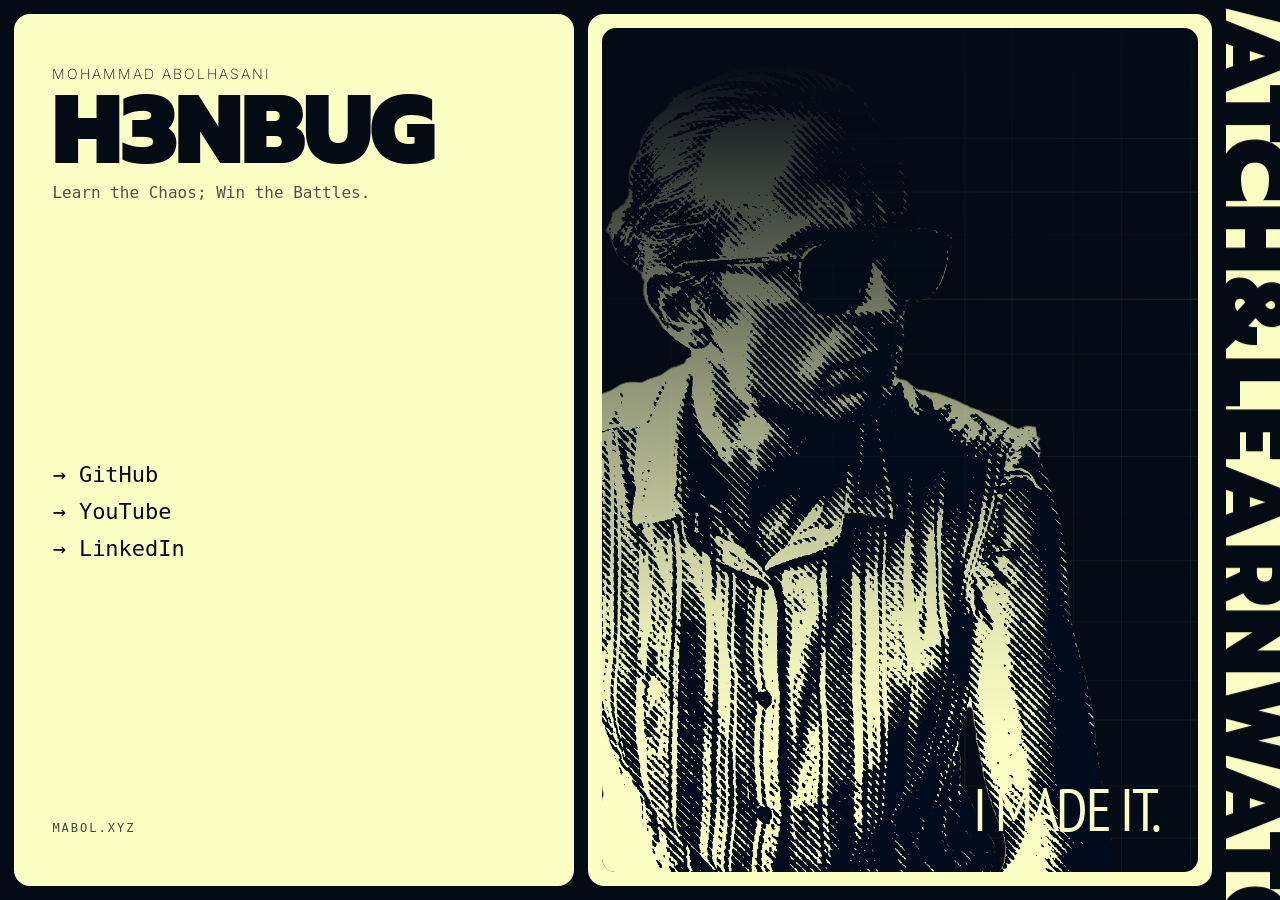
<file: index.html>
<!DOCTYPE html>
<html lang="en">
<head>
  <meta charset="UTF-8" />
  <meta name="viewport" content="width=device-width, initial-scale=1.0, viewport-fit=cover" />
  <title>H3NBUG | Absolutely Digital</title>

  <link rel="preconnect" href="https://fonts.googleapis.com" />
  <link rel="preconnect" href="https://fonts.gstatic.com" crossorigin />
  <link href="https://fonts.googleapis.com/css2?family=Inter:ital,opsz,wght@0,14..32,100..900;1,14..32,100..900&family=PT+Sans+Narrow:wght@400;700&family=Prompt:ital,wght@0,100;0,200;0,300;0,400;0,500;0,600;0,700;0,800;0,900;1,100;1,200;1,300;1,400;1,500;1,600;1,700;1,800;1,900&display=swap" rel="stylesheet"/>

  <style>
    :root {
      --navy: #050b14;
      --cream: #fbffc4;
      --gap: clamp(10px, 1.2vw, 14px);
      --ribbon-w: clamp(48px, 4.2vw, 64px);
      --radius: 16px;
      --left-min: 300px;
      --left-max: 560px;
    }

    * { box-sizing: border-box; margin: 0; padding: 0; }

    html, body {
      width: 100%;
      min-height: 100%;
      background: var(--navy);
      color: var(--navy);
      font-family: "Inter", sans-serif;
      overflow: hidden;
    }

    body { position: fixed; inset: 0; }

    .stage {
      position: relative;
      width: 100vw;
      height: 100dvh;
      display: grid;
      grid-template-columns: 1fr;
      grid-template-rows: auto 1fr;
      gap: 8px;
      padding: 8px;
      padding-bottom: calc(var(--ribbon-w) + 8px);
      overflow: hidden;
    }

    .panel-left {
      background: var(--cream);
      border-radius: var(--radius);
      padding: 20px 18px;
      display: flex;
      flex-direction: column;
      justify-content: space-between;
      min-width: 0;
      min-height: 0;
      overflow: hidden;
      z-index: 10;
    }

    .brand h2 { font-size: clamp(12px, 1.2vw, 14px); letter-spacing: 2px; margin-bottom: 10px; font-weight: 200; }
    .brand h1 { font-family: "Prompt", sans-serif; font-size: clamp(52px, 16vw, 72px); line-height: 0.82; margin: 10px 0 12px; font-weight: 900; letter-spacing: -0.03em; }
    .brand p { font-family: "Fira Code", monospace; opacity: 0.7; font-size: clamp(12px, 1.4vw, 16px); }

    .menu { list-style: none; margin: 18px 0; display: grid; gap: 12px; }
    .menu a { text-decoration: none; color: var(--navy); font-family: "Fira Code", monospace; font-size: clamp(16px, 2vw, 22px); display: inline-block; transition: transform 0.2s ease; }
    .menu a:hover { transform: translateX(10px); }

    .footer-id { font-family: "Fira Code", monospace; font-size: 12px; letter-spacing: 2px; opacity: 0.75; }

    .panel-right-container {
      background: var(--cream);
      border-radius: var(--radius);
      padding: var(--gap);
      min-width: 0;
      min-height: 0;
      overflow: hidden;
      display: flex;
    }

    .inner-frame {
      position: relative;
      flex: 1;
      min-width: 0;
      min-height: 0;
      border-radius: calc(var(--radius) - 2px);
      overflow: hidden;
      background: var(--navy);
      isolation: isolate;
      display: grid;
      container-type: size;
    }

    #random-grid {
      position: absolute;
      inset: 0;
      width: 100%;
      height: 100%;
      z-index: 1;
      pointer-events: none;
      opacity: 0.6;
      -webkit-mask-image: linear-gradient(135deg, transparent 0%, rgba(0,0,0,0.08) 18%, rgba(0,0,0,0.35) 32%, rgba(0,0,0,0.8) 48%, black 64%, black 100%);
      mask-image: linear-gradient(135deg, transparent 0%, rgba(0,0,0,0.08) 18%, rgba(0,0,0,0.35) 32%, rgba(0,0,0,0.8) 48%, black 64%, black 100%);
    }

    .portrait {
      position: absolute;
      left: 0;
      bottom: 0;
      width: auto;
      height: 100%;
      z-index: 5;
      pointer-events: none;
      user-select: none;
      object-fit: cover;
      object-position: left bottom;
      -webkit-mask-image: linear-gradient(to top, black 0%, black 16%, rgba(0,0,0,0.92) 30%, rgba(0,0,0,0.55) 62%, transparent 100%);
      mask-image: linear-gradient(to top, black 0%, black 16%, rgba(0,0,0,0.92) 30%, rgba(0,0,0,0.55) 62%, transparent 100%);
    }

    .watermark {
      position: absolute;
      right: clamp(12px, 3vw, 48px);
      bottom: clamp(12px, 3vw, 48px);
      z-index: 6;
      pointer-events: none;
      color: var(--cream);
      display: flex;
      flex-direction: column;
      align-items: flex-end;
      justify-content: flex-end;
      font-weight: 100;
      line-height: 0.82;
      letter-spacing: -0.04em;
      font-size: clamp(2rem, 10cqw, 9rem);
      max-width: 85%;
      text-align: right;
    }

    .watermark span { display: block; white-space: nowrap; font-family: "PT Sans Narrow", sans-serif; }

    .ribbon {
      position: fixed;
      inset: auto 0 0 0;
      width: 100%;
      height: var(--ribbon-w);
      background: var(--cream);
      overflow: hidden;
      z-index: 100;
    }

    .ribbon-track {
      display: flex;
      flex-direction: row;
      width: max-content;
      height: 100%;
      will-change: transform;
    }

    .ribbon-text {
      font-family: "Prompt", sans-serif;
      font-size: clamp(72px, 6vw, 36px);
      font-weight: 900;
      white-space: nowrap;
      letter-spacing: 0.014em;
      display: flex;
      align-items: center;
    }

    @media (min-width: 641px) {
      .stage { gap: var(--gap); padding: var(--gap); padding-bottom: calc(var(--ribbon-w) + var(--gap)); }
      .panel-left { padding: clamp(28px, 4vw, 80px) clamp(22px, 3vw, 60px); }
      .brand h1 { font-size: clamp(62px, 10vw, 96px); }
    }

    @media (min-width: 961px) {
      .stage {
        grid-template-columns: minmax(var(--left-min), var(--left-max)) 1fr;
        grid-template-rows: 1fr;
        padding-right: calc(var(--ribbon-w) + var(--gap));
        padding-bottom: var(--gap);
      }
      .portrait { height: 96%; }
      .ribbon { inset: 0 0 0 auto; width: var(--ribbon-w); height: 100dvh; }
      .ribbon-track { flex-direction: column; width: 100%; height: max-content; }
      .ribbon-text {
        font-size: clamp(96px, 4vw, 42px);
        writing-mode: vertical-rl;
        justify-content: center;
      }
    }
  </style>
</head>
<body>
  <div class="stage">
    <aside class="panel-left">
      <div class="brand">
        <h2>MOHAMMAD ABOLHASANI</h2>
        <h1>H3NBUG</h1>
        <p>Learn the Chaos; Win the Battles.</p>
      </div>
      <ul class="menu">
        <li><a href="https://github.com/moabol" target="_blank" rel="noreferrer">→ GitHub</a></li>
        <li><a href="#">→ YouTube</a></li>
        <li><a href="#">→ LinkedIn</a></li>
      </ul>
      <div class="footer-id">MABOL.XYZ</div>
    </aside>

    <main class="panel-right-container">
      <div class="inner-frame" id="interactive-frame">
        <div class="watermark"><span>I MADE IT.</span></div>
        <canvas id="random-grid"></canvas>
        <img src="./GHpage_001.png" class="portrait" alt="H3NBUG" />
      </div>
    </main>
  </div>

  <aside class="ribbon">
    <div class="ribbon-track" id="ribbon-track">
      <div class="ribbon-text">WATCH&amp;LEARN</div>
      <div class="ribbon-text">WATCH&amp;LEARN</div>
    </div>
  </aside>

  <script>
    (() => {
      "use strict";

      const canvas = document.getElementById("random-grid");
      const ctx = canvas.getContext("2d");
      const frame = document.getElementById("interactive-frame");
      const track = document.getElementById("ribbon-track");

      // الگوی اولیه ثابتی برای جلوگیری از تکثیر چندباره نودها
      const RAW_TEMPLATE = `<div class="ribbon-text">WATCH&amp;LEARN</div>`;

      let cols = [], rows = [];
      let mouse = { x: -9999, y: -9999, active: false };
      let ribbonVelocity = 50, ribbonVelocityTarget = 50;
      let ribbonPhase = 0, ribbonUnitSize = 0;
      let lastTime = performance.now();

      function buildGrid(w, h) {
        cols = []; rows = [];
        let x = 0; while (x <= w) { cols.push({pos: x, width: Math.random()*1.2+0.2, alpha: Math.random()*0.12+0.04}); x += Math.random()*34+38; }
        let y = 0; while (y <= h) { rows.push({pos: y, width: Math.random()*1.2+0.2, alpha: Math.random()*0.12+0.04}); y += Math.random()*34+38; }
      }

      function resizeCanvas() {
        const dpr = window.devicePixelRatio || 1;
        const rect = frame.getBoundingClientRect();
        canvas.width = rect.width * dpr;
        canvas.height = rect.height * dpr;
        ctx.setTransform(dpr, 0, 0, dpr, 0, 0);
        buildGrid(rect.width, rect.height);
      }

      function drawGrid() {
        const { width, height } = frame.getBoundingClientRect();
        ctx.clearRect(0, 0, width, height);

        for (let i = 0; i < cols.length; i++) {
          const col = cols[i];
          const dist = Math.abs(mouse.x - col.pos);
          const boost = mouse.active ? Math.max(0, 1 - dist / 180) : 0;
          ctx.beginPath();
          ctx.strokeStyle = `rgba(255,255,210,${Math.min(col.alpha + boost * 0.22, 0.32)})`;
          ctx.lineWidth = col.width + boost * 1.4;
          ctx.moveTo(col.pos, 0); ctx.lineTo(col.pos, height);
          ctx.stroke();
        }

        for (let i = 0; i < rows.length; i++) {
          const row = rows[i];
          const dist = Math.abs(mouse.y - row.pos);
          const boost = mouse.active ? Math.max(0, 1 - dist / 180) : 0;
          ctx.beginPath();
          ctx.strokeStyle = `rgba(255,255,210,${Math.min(row.alpha + boost * 0.22, 0.32)})`;
          ctx.lineWidth = row.width + boost * 1.4;
          ctx.moveTo(0, row.pos); ctx.lineTo(width, row.pos);
          ctx.stroke();
        }
      }

      function setupRibbon() {
        const isMobile = window.innerWidth <= 960;

        // همیشه ۳ آیتم پاکسازی‌شده رندر می‌شود
        track.innerHTML = RAW_TEMPLATE.repeat(3);

        const firstItem = track.children[0];
        const rect = firstItem.getBoundingClientRect();
        ribbonUnitSize = isMobile ? rect.width : rect.height;

        // محاسبه تعداد کپی‌های لازم بدون باگ تکثیر تصاعدی
        const parentSize = isMobile ? window.innerWidth : window.innerHeight;
        const needed = Math.ceil((parentSize * 2) / ribbonUnitSize) + 1;
        track.innerHTML = RAW_TEMPLATE.repeat(Math.max(needed, 4));
      }

      // اصلی‌ترین حلقه انیمیشن بهینه‌شده (Single Render Loop)
      function tick(now) {
        const delta = Math.min((now - lastTime) / 1000, 0.1);
        lastTime = now;

        // Lerp مستقیم سرعت جهت حذف Anime.js
        ribbonVelocity += (ribbonVelocityTarget - ribbonVelocity) * 0.05;

        if (ribbonUnitSize > 0) {
          ribbonPhase = (ribbonPhase + ribbonVelocity * delta) % ribbonUnitSize;
          const isMobile = window.innerWidth <= 960;
          track.style.transform = isMobile 
            ? `translate3d(-${ribbonPhase.toFixed(2)}px, 0, 0)` 
            : `translate3d(0, -${ribbonPhase.toFixed(2)}px, 0)`;
        }

        drawGrid();
        requestAnimationFrame(tick);
      }

      // Event Listeners
      frame.addEventListener("mousemove", (e) => {
        const r = frame.getBoundingClientRect();
        mouse.x = e.clientX - r.left;
        mouse.y = e.clientY - r.top;
        mouse.active = true;
        ribbonVelocityTarget = 120;
      });

      frame.addEventListener("mouseleave", () => {
        mouse.active = false;
        ribbonVelocityTarget = 40;
      });

      window.addEventListener("resize", () => {
        resizeCanvas();
        setupRibbon();
      });

      // Init
      resizeCanvas();
      setupRibbon();
      requestAnimationFrame(tick);
    })();
  </script>
</body>
</html>
</file>
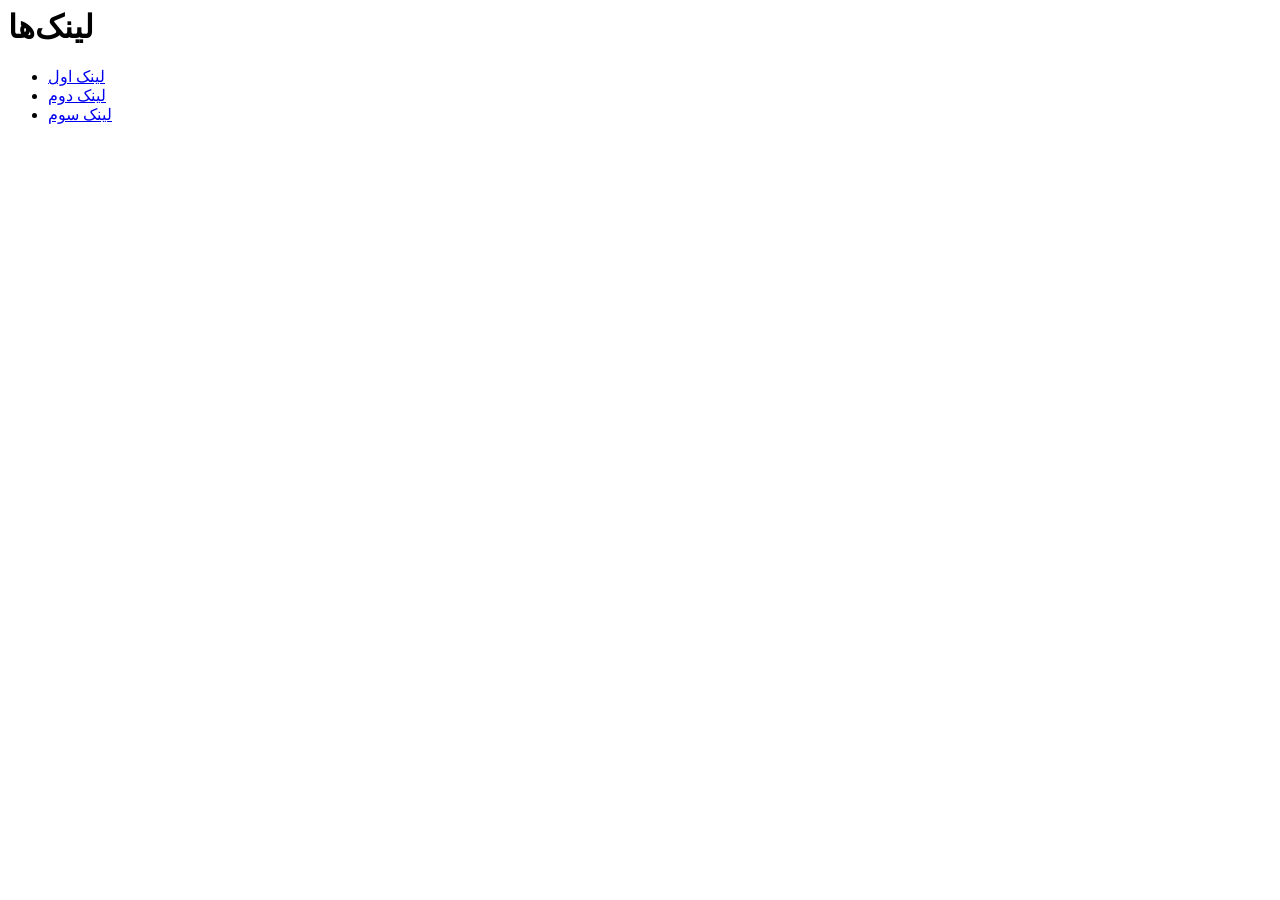
<file: cw-igt.html>
<html lang="en">
<head>
    <title>گیت‌هاب پیج برای لینک‌ها</title>
</head>
<body>
    <h1>لینک‌ها</h1>
    <ul>
    <li><a href="#">لینک اول</a></li>
    <li><a href="#">لینک دوم</a></li>
    <li><a href="#">لینک سوم</a></li>
    </ul>
</body>
</html>
</file>
